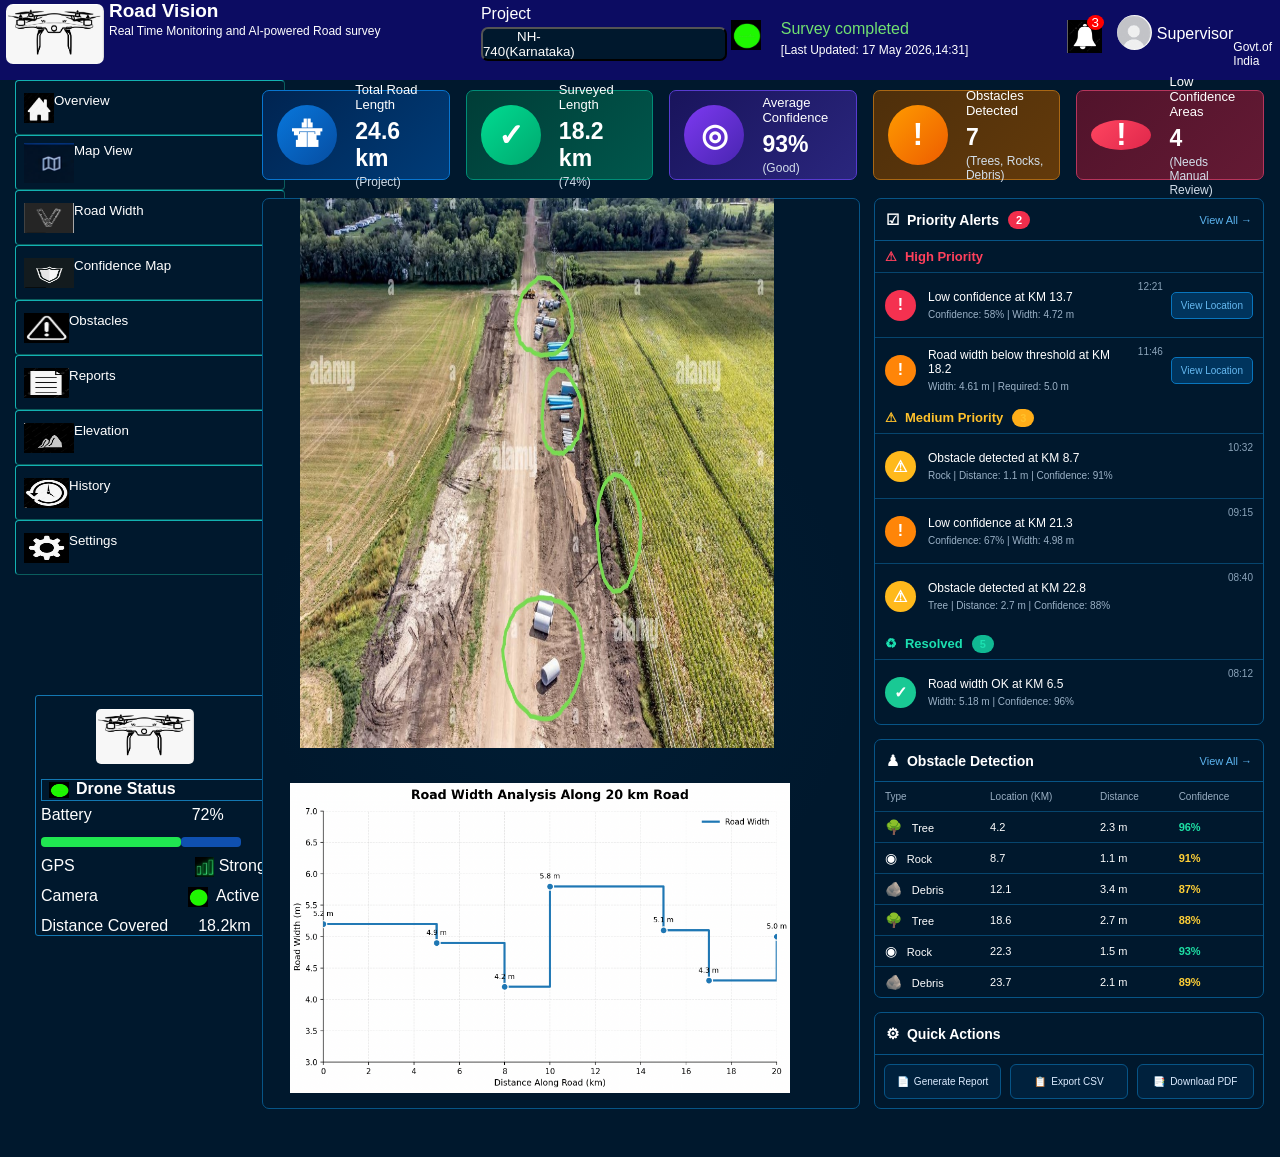
<file: index.html>
<!doctype html>
<html lang="en">
  <head>
    <meta charset="UTF-8" />
    <meta name="viewport" content="width=device-width, initial-scale=1.0" />

    <title>Road Survey Dashboard</title>

    <link rel="stylesheet" href="style.css" />
    <link rel="stylesheet" href="left-top-style/header-top.css" />
    <link rel="stylesheet" href="left-top-style/left-sidebar.css" />
  </head>

  <body>
    <div class="top-header">
      <div class="drone">
        <img class="drone-pic" src="pictures/drone.png" />
      </div>
      <div class="top-left">
        <p class="name">Road Vision</p>
        <p class="tag">Real Time Monitoring and AI-powered Road survey</p>
      </div>
      <div class="top-middle">
        <div class="project-details">
          <p class="project-word">Project</p>
          <div>
            <button class="project-area">NH-740(Karnataka)</button>
          </div>
        </div>
        <img class="point" src="pictures/green-dot.png" />
        <div class="status">
          <p class="project-status">Survey completed</p>
          <p class="time">[Last Updated: 17 May 2026,14:31]</p>
        </div>
      </div>
      <div class="top-right">
        <div class="bell">
          <img class="bell-icon" src="pictures/bell.png" />
          <button class="number">3</button>
        </div>
        <div class="profile">
          <img class="profile-icon" src="pictures/profile-pic.png" />
        </div>
        <p class="profile-name">Supervisor</p>
        <p class="profile-place">Govt.of India</p>
      </div>
    </div>
    <div class="left_sidebar">
      <button class="b1">
        <div class="overview">
          <img class="home-icon" src="pictures/home.png" />
          <p class="word1">Overview</p>
        </div>
      </button>
      <button class="b1">
        <div class="map">
          <img class="map-icon" src="pictures/map.png" />
          <p class="word1">Map View</p>
        </div>
      </button>

      <button class="b1">
        <div class="road-width">
          <img class="scale-icon" src="pictures/scale.png" />
          <p class="word1">Road Width</p>
        </div>
      </button>

      <button class="b1">
        <div class="Confidence">
          <img class="shield-icon" src="pictures/shield.png" />
          <p class="word1">Confidence Map</p>
        </div>
      </button>

      <button class="b1">
        <div class="obstacles">
          <img class="danger-icon" src="pictures/danger.png" />
          <p class="word1">Obstacles</p>
        </div>
      </button>

      <button class="b1">
        <div class="reports">
          <img class="report-icon" src="pictures/reports.png" />
          <p class="word1">Reports</p>
        </div>
      </button>

      <button class="b1">
        <div class="elevation">
          <img class="elevation-icon" src="pictures/elevation.png" />
          <p class="word1">Elevation</p>
        </div>
      </button>
      <button class="b1">
        <div class="history">
          <img class="history-icon" src="pictures/history.png" />
          <p class="word1">History</p>
        </div>
      </button>
      <button class="b1">
        <div class="settings">
          <img class="settings-icon" src="pictures/settings.png" />
          <p class="word1">Settings</p>
        </div>
      </button>
      <div class="left_bottom">
        <img class="drone-bottom" src="pictures/drone.png" />
        <div class="below-drone">
          <img class="point-bottom" src="pictures/green-dot.png" />
          <p style="color: white; font-weight: bold">Drone Status</p>
        </div>
        <div class="battery-status">
          <p style="color: white">Battery</p>
          <p style="margin-left: 100px; color: white">72%</p>
        </div>
        <div class="battery-bar">
          <button class="green-part"></button>
          <button class="blank-part"></button>
        </div>
        <div class="gps-status">
          <p style="color: white">GPS</p>
          <img class="signal-icon" src="pictures/strong-increase.png" />
          <p style="color: white">Strong</p>
        </div>
        <div class="camera-status">
          <p style="color: white">Camera</p>

          <img class="point-bottom2" src="pictures/green-dot.png" />
          <p style="color: white">Active</p>
        </div>
        <div class="distance-status">
          <p style="color: white">Distance Covered</p>
          <p class="Distance">18.2km</p>
        </div>
      </div>
    </div>

    <div class="dashboard">
      <div class="top-cards">
        <!-- Total Road Length -->
        <div class="stat-card blue-card">
          <div class="stat-icon road-icon">🛣</div>

          <div class="stat-content">
            <div class="stat-title">Total Road Length</div>
            <div class="stat-value">24.6 km</div>
            <div class="stat-subtitle">(Project)</div>
          </div>
        </div>

        <div class="stat-card green-card">
          <div class="stat-icon check-icon">✓</div>

          <div class="stat-content">
            <div class="stat-title">Surveyed Length</div>
            <div class="stat-value">18.2 km</div>
            <div class="stat-subtitle">(74%)</div>
          </div>
        </div>

        <div class="stat-card purple-card">
          <div class="stat-icon target-icon">◎</div>

          <div class="stat-content">
            <div class="stat-title">Average Confidence</div>
            <div class="stat-value">93%</div>
            <div class="stat-subtitle">(Good)</div>
          </div>
        </div>

        <div class="stat-card orange-card">
          <div class="stat-icon warning-icon">!</div>

          <div class="stat-content">
            <div class="stat-title">Obstacles Detected</div>
            <div class="stat-value">7</div>
            <div class="stat-subtitle">(Trees, Rocks, Debris)</div>
          </div>
        </div>

        <div class="stat-card red-card">
          <div class="stat-icon danger-icon">!</div>

          <div class="stat-content">
            <div class="stat-title">Low Confidence Areas</div>
            <div class="stat-value">4</div>
            <div class="stat-subtitle">(Needs Manual Review)</div>
          </div>
        </div>
      </div>

      <div class="main-content">
        <div class="map-area" id="mapArea">
          <!--
                    This area is intentionally blank.
                    Your actual map can be added here later.
                -->
        </div>

        <div class="sidebar">
          <div class="panel alerts-panel">
            <div class="panel-header">
              <div class="panel-title">
                <span class="panel-icon">☑</span>
                Priority Alerts
                <span class="count-badge red-badge">2</span>
              </div>

              <button class="view-all-btn">View All →</button>
            </div>

            <div class="priority-heading high-heading">
              <span>⚠</span>
              High Priority
            </div>

            <div class="alert-item">
              <div class="alert-circle red-circle">!</div>

              <div class="alert-details">
                <div class="alert-title">Low confidence at KM 13.7</div>

                <div class="alert-info">Confidence: 58% | Width: 4.72 m</div>
              </div>

              <div class="alert-time">12:21</div>

              <button class="location-btn">View Location</button>
            </div>

            <div class="alert-item">
              <div class="alert-circle orange-circle">!</div>

              <div class="alert-details">
                <div class="alert-title">
                  Road width below threshold at KM 18.2
                </div>

                <div class="alert-info">Width: 4.61 m | Required: 5.0 m</div>
              </div>

              <div class="alert-time">11:46</div>

              <button class="location-btn">View Location</button>
            </div>

            <div class="priority-heading medium-heading">
              <span>⚠</span>
              Medium Priority

              <span class="count-badge yellow-badge"> 3 </span>
            </div>

            <div class="alert-item">
              <div class="alert-circle yellow-circle">⚠</div>

              <div class="alert-details">
                <div class="alert-title">Obstacle detected at KM 8.7</div>

                <div class="alert-info">
                  Rock | Distance: 1.1 m | Confidence: 91%
                </div>
              </div>

              <div class="alert-time">10:32</div>
            </div>

            <div class="alert-item">
              <div class="alert-circle orange-circle">!</div>

              <div class="alert-details">
                <div class="alert-title">Low confidence at KM 21.3</div>

                <div class="alert-info">Confidence: 67% | Width: 4.98 m</div>
              </div>

              <div class="alert-time">09:15</div>
            </div>

            <div class="alert-item">
              <div class="alert-circle yellow-circle">⚠</div>

              <div class="alert-details">
                <div class="alert-title">Obstacle detected at KM 22.8</div>

                <div class="alert-info">
                  Tree | Distance: 2.7 m | Confidence: 88%
                </div>
              </div>

              <div class="alert-time">08:40</div>
            </div>

            <div class="priority-heading resolved-heading">
              <span>♻</span>
              Resolved

              <span class="count-badge green-badge"> 5 </span>
            </div>

            <div class="alert-item">
              <div class="alert-circle green-circle">✓</div>

              <div class="alert-details">
                <div class="alert-title">Road width OK at KM 6.5</div>

                <div class="alert-info">Width: 5.18 m | Confidence: 96%</div>
              </div>

              <div class="alert-time">08:12</div>
            </div>
          </div>

          <div class="panel obstacle-panel">
            <div class="panel-header">
              <div class="panel-title">
                <span class="panel-icon">♟</span>
                Obstacle Detection
              </div>

              <button class="view-all-btn">View All →</button>
            </div>

            <table>
              <thead>
                <tr>
                  <th>Type</th>
                  <th>Location (KM)</th>
                  <th>Distance</th>
                  <th>Confidence</th>
                </tr>
              </thead>

              <tbody>
                <tr>
                  <td>
                    <span class="obstacle-symbol tree"> 🌳 </span>
                    Tree
                  </td>

                  <td>4.2</td>
                  <td>2.3 m</td>

                  <td class="confidence-high">96%</td>
                </tr>

                <tr>
                  <td>
                    <span class="obstacle-symbol"> ◉ </span>
                    Rock
                  </td>

                  <td>8.7</td>
                  <td>1.1 m</td>

                  <td class="confidence-medium">91%</td>
                </tr>

                <tr>
                  <td>
                    <span class="obstacle-symbol"> 🪨 </span>
                    Debris
                  </td>

                  <td>12.1</td>
                  <td>3.4 m</td>

                  <td class="confidence-medium">87%</td>
                </tr>

                <tr>
                  <td>
                    <span class="obstacle-symbol tree"> 🌳 </span>
                    Tree
                  </td>

                  <td>18.6</td>
                  <td>2.7 m</td>

                  <td class="confidence-medium">88%</td>
                </tr>

                <tr>
                  <td>
                    <span class="obstacle-symbol"> ◉ </span>
                    Rock
                  </td>

                  <td>22.3</td>
                  <td>1.5 m</td>

                  <td class="confidence-high">93%</td>
                </tr>

                <tr>
                  <td>
                    <span class="obstacle-symbol"> 🪨 </span>
                    Debris
                  </td>

                  <td>23.7</td>
                  <td>2.1 m</td>

                  <td class="confidence-medium">89%</td>
                </tr>
              </tbody>
            </table>
          </div>

          <div class="panel quick-panel">
            <div class="panel-header">
              <div class="panel-title">
                <span class="panel-icon">⚙</span>
                Quick Actions
              </div>
            </div>

            <div class="quick-actions">
              <button class="action-btn report-btn">
                📄
                <span>Generate Report</span>
              </button>

              <button class="action-btn csv-btn">
                📋
                <span>Export CSV</span>
              </button>

              <button class="action-btn pdf-btn">
                📑
                <span>Download PDF</span>
              </button>
            </div>
          </div>
        </div>
      </div>
    </div>
    <div class="middle">
      <img class="graph" src="detect/graph.png" />
    </div>
    <div class="output">
      <img class="output-pic" src="detect/output.jpg" />
    </div>
    <script src="script.js"></script>
  </body>
</html>
</file>
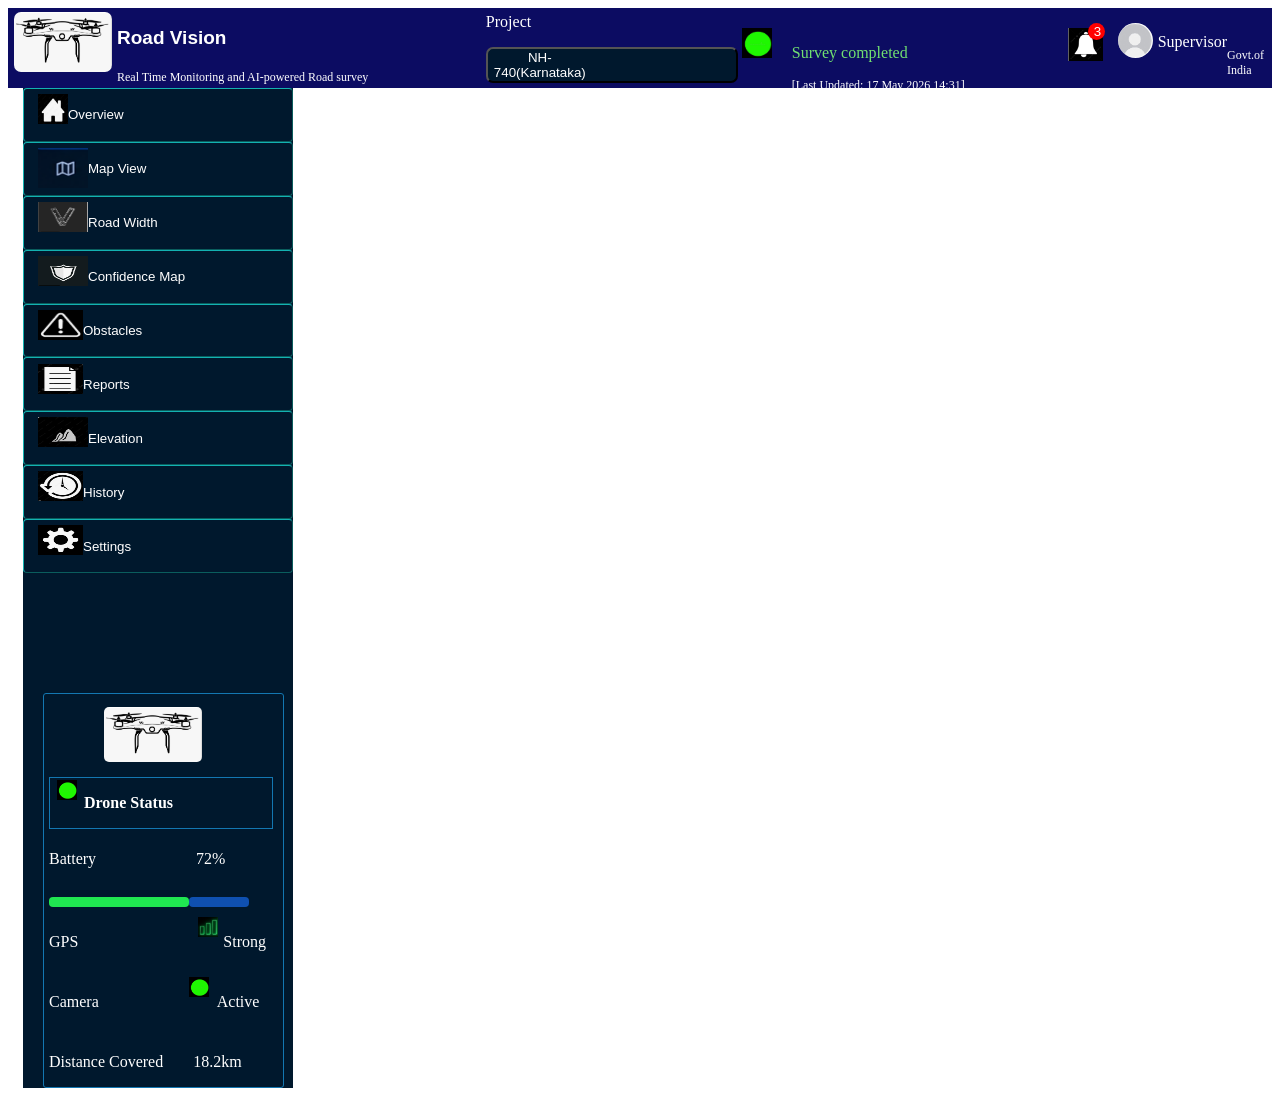
<file: left_top.html>
<!doctype html>
<html lang="en">
  <head>
    <meta charset="UTF-8" />
    <meta name="viewport" content="width=device-width, initial-scale=1.0" />
    <title>Document</title>
    <link rel="stylesheet" href="left-top-style/header-top.css" />
    <link rel="stylesheet" href="left-top-style/left-sidebar.css" />
  </head>
  <body>
    <div class="top-header">
      <div class="drone">
        <img class="drone-pic" src="pictures/drone.png" />
      </div>
      <div class="top-left">
        <p class="name">Road Vision</p>
        <p class="tag">Real Time Monitoring and AI-powered Road survey</p>
      </div>
      <div class="top-middle">
        <div class="project-details">
          <p class="project-word">Project</p>
          <div>
            <button class="project-area">NH-740(Karnataka)</button>
          </div>
        </div>
        <img class="point" src="pictures/green-dot.png" />
        <div class="status">
          <p class="project-status">Survey completed</p>
          <p class="time">[Last Updated: 17 May 2026,14:31]</p>
        </div>
      </div>
      <div class="top-right">
        <div class="bell">
          <img class="bell-icon" src="pictures/bell.png" />
          <button class="number">3</button>
        </div>
        <div class="profile">
          <img class="profile-icon" src="pictures/profile-pic.png" />
        </div>
        <p class="profile-name">Supervisor</p>
        <p class="profile-place">Govt.of India</p>
      </div>
    </div>
    <div class="left_sidebar">
      <button class="b1">
        <div class="overview">
          <img class="home-icon" src="pictures/home.png" />
          <p class="word1">Overview</p>
        </div>
      </button>
      <button class="b1">
        <div class="map">
          <img class="map-icon" src="pictures/map.png" />
          <p class="word1">Map View</p>
        </div>
      </button>

      <button class="b1">
        <div class="road-width">
          <img class="scale-icon" src="pictures/scale.png" />
          <p class="word1">Road Width</p>
        </div>
      </button>

      <button class="b1">
        <div class="Confidence">
          <img class="shield-icon" src="pictures/shield.png" />
          <p class="word1">Confidence Map</p>
        </div>
      </button>

      <button class="b1">
        <div class="obstacles">
          <img class="danger-icon" src="pictures/danger.png" />
          <p class="word1">Obstacles</p>
        </div>
      </button>

      <button class="b1">
        <div class="reports">
          <img class="report-icon" src="pictures/reports.png" />
          <p class="word1">Reports</p>
        </div>
      </button>

      <button class="b1">
        <div class="elevation">
          <img class="elevation-icon" src="pictures/elevation.png" />
          <p class="word1">Elevation</p>
        </div>
      </button>
      <button class="b1">
        <div class="history">
          <img class="history-icon" src="pictures/history.png" />
          <p class="word1">History</p>
        </div>
      </button>
      <button class="b1">
        <div class="settings">
          <img class="settings-icon" src="pictures/settings.png" />
          <p class="word1">Settings</p>
        </div>
      </button>
      <div class="left_bottom">
        <img class="drone-bottom" src="pictures/drone.png" />
        <div class="below-drone">
          <img class="point-bottom" src="pictures/green-dot.png" />
          <p style="color: white; font-weight: bold">Drone Status</p>
        </div>
        <div class="battery-status">
          <p style="color: white">Battery</p>
          <p style="margin-left: 100px; color: white">72%</p>
        </div>
        <div class="battery-bar">
          <button class="green-part"></button>
          <button class="blank-part"></button>
        </div>
        <div class="gps-status">
          <p style="color: white">GPS</p>
          <img class="signal-icon" src="pictures/strong-increase.png" />
          <p style="color: white">Strong</p>
        </div>
        <div class="camera-status">
          <p style="color: white">Camera</p>

          <img class="point-bottom2" src="pictures/green-dot.png" />
          <p style="color: white">Active</p>
        </div>
        <div class="distance-status">
          <p style="color: white">Distance Covered</p>
          <p class="Distance">18.2km</p>
        </div>
      </div>
    </div>
  </body>
</html>
</file>
<file: style.css>
* {
  margin: 0;
  padding: 0;
  box-sizing: border-box;
}

body {
  background: #00182d;
  color: white;
  font-family: Arial, Helvetica, sans-serif;
  min-height: 100vh;
}

.dashboard {
  margin-top: -1090px;
  padding: 100px 3.5% 30px;
  margin-left: 105px;
  margin-right: -40px;
}

.top-cards {
  margin-left: 10%;
  margin-right: 1%;

  display: grid;
  grid-template-columns: repeat(5, 1fr);

  gap: 16px;
}

.stat-card {
  height: 90px;

  border-radius: 7px;

  border: 1px solid;

  display: flex;
  align-items: center;

  padding: 12px 14px;
}

.stat-icon {
  width: 60px;
  height: 60px;

  min-width: 60px;

  border-radius: 50%;

  display: flex;
  align-items: center;
  justify-content: center;

  margin-right: 18px;

  font-size: 31px;
  font-weight: bold;
}

.blue-card {
  background: linear-gradient(135deg, #002451, #003c78);

  border-color: #0875cf;
}

.road-icon {
  background: linear-gradient(135deg, #0877dc, #064da1);
}

.green-card {
  background: linear-gradient(135deg, #003d37, #00574c);

  border-color: #008d77;
}

.check-icon {
  background: linear-gradient(135deg, #00db91, #00a96f);
}

.purple-card {
  background: linear-gradient(135deg, #19145c, #2a267d);

  border-color: #583bd0;
}

.target-icon {
  background: linear-gradient(135deg, #7d39f1, #4825b0);
}

.orange-card {
  background: linear-gradient(135deg, #4e2f0b, #633a0b);

  border-color: #a96714;
}

.warning-icon {
  background: linear-gradient(135deg, #ff9b00, #ed5c00);
}

.red-card {
  background: linear-gradient(135deg, #51132b, #641a34);

  border-color: #b7355c;
}

.danger-icon {
  background: linear-gradient(135deg, #ff4560, #df274b);
}

.stat-title {
  font-size: 13px;
  margin-bottom: 6px;
}

.stat-value {
  font-size: 23px;
  font-weight: bold;
  margin-bottom: 3px;
}

.stat-subtitle {
  font-size: 12px;
  color: #d3dfeb;
}

.main-content {
  margin-left: 10%;
  margin-right: 1%;
  margin-top: 18px;

  display: grid;

  grid-template-columns:
    minmax(500px, 1fr)
    390px;

  gap: 14px;
}

.map-area {
  min-height: 770px;

  background:
    radial-gradient(circle at center, rgba(0, 70, 110, 0.12), transparent 55%),
    #00182d;

  border: 1px solid #075486;

  border-radius: 7px;
}

.sidebar {
  display: flex;
  flex-direction: column;

  gap: 14px;
}

.panel {
  background: rgba(0, 25, 46, 0.95);

  border: 1px solid #075486;

  border-radius: 7px;

  overflow: hidden;
}

.panel-header {
  height: 42px;

  display: flex;
  align-items: center;

  padding: 0 11px;

  border-bottom: 1px solid #075486;
}

.panel-title {
  font-size: 14px;
  font-weight: bold;

  display: flex;
  align-items: center;
}

.panel-icon {
  margin-right: 8px;
  font-size: 15px;
}

.view-all-btn {
  margin-left: auto;

  background: none;
  border: none;

  color: #5bb3ee;

  font-size: 11px;

  cursor: pointer;
}

.view-all-btn:hover {
  color: white;
}

.count-badge {
  margin-left: 9px;

  padding: 3px 8px;

  border-radius: 20px;

  font-size: 11px;
}

.red-badge {
  background: #f12e4c;
}

.yellow-badge {
  background: #ffae19;
}

.green-badge {
  background: #10b993;
}

.priority-heading {
  height: 31px;

  display: flex;
  align-items: center;

  padding: 0 10px;

  font-size: 13px;
  font-weight: bold;
}

.priority-heading span:first-child {
  margin-right: 8px;
}

.high-heading {
  color: #ff405c;
}

.medium-heading {
  color: #ffc12b;
}

.resolved-heading {
  color: #1ce0b1;
}

.alert-item {
  min-height: 65px;

  border-top: 1px solid #06456e;

  padding: 8px 10px;

  display: flex;
  align-items: center;
}

.alert-circle {
  width: 31px;
  height: 31px;

  min-width: 31px;

  border-radius: 50%;

  display: flex;
  align-items: center;
  justify-content: center;

  font-weight: bold;

  margin-right: 12px;
}

.red-circle {
  background: #f43150;
}

.orange-circle {
  background: #ff8508;
}

.yellow-circle {
  background: #ffb91c;
}

.green-circle {
  background: #19c994;
}

.alert-details {
  flex: 1;
}

.alert-title {
  font-size: 12px;

  margin-bottom: 5px;

  line-height: 1.2;
}

.alert-info {
  color: #9bb2c7;

  font-size: 10px;
}

.alert-time {
  align-self: flex-start;

  font-size: 10px;

  color: #8ba4ba;

  margin-left: 5px;
}

.location-btn {
  background: #00345d;

  border: 1px solid #0875bd;

  color: #65b9f1;

  border-radius: 5px;

  padding: 7px 9px;

  font-size: 10px;

  margin-left: 8px;

  cursor: pointer;

  white-space: nowrap;
}

.location-btn:hover {
  background: #075181;
  color: white;
}

table {
  width: 100%;

  border-collapse: collapse;
}

th {
  color: #98aec2;

  font-size: 10px;

  font-weight: normal;

  text-align: left;

  padding: 9px 10px;
}

td {
  font-size: 11px;

  padding: 7px 10px;

  border-top: 1px solid #06456e;
}

.obstacle-symbol {
  margin-right: 6px;

  font-size: 14px;
}

.confidence-high {
  color: #1de0a5;

  font-weight: bold;
}

.confidence-medium {
  color: #ffd037;

  font-weight: bold;
}

.quick-actions {
  padding: 9px;

  display: flex;

  gap: 9px;
}

.action-btn {
  height: 35px;

  flex: 1;

  background: #00213d;

  border: 1px solid #075486;

  border-radius: 6px;

  color: #dcecff;

  font-size: 10px;

  cursor: pointer;

  display: flex;
  align-items: center;
  justify-content: center;

  gap: 5px;
}

.action-btn:hover {
  background: #06385e;

  border-color: #1687ce;
}

@media (max-width: 1250px) {
  .top-cards {
    margin-left: 2%;
  }

  .main-content {
    margin-left: 2%;
  }

  .top-cards {
    grid-template-columns: repeat(3, 1fr);
  }

  .main-content {
    grid-template-columns: 1fr;
  }

  .sidebar {
    display: grid;

    grid-template-columns: 1fr 1fr;
  }

  .map-area {
    min-height: 500px;
  }
}

@media (max-width: 750px) {
  .dashboard {
    padding: 25px 12px;
  }

  .top-cards {
    margin: 0;

    grid-template-columns: 1fr;
  }

  .main-content {
    margin: 15px 0 0;

    grid-template-columns: 1fr;
  }

  .sidebar {
    display: flex;
  }

  .map-area {
    min-height: 350px;
  }

  .alert-item {
    flex-wrap: wrap;
  }

  .location-btn {
    margin-left: 43px;
    margin-top: 6px;
  }
}

.graph {
  margin-top: -1000px;
  width: 500px;
  height: 310px;
  margin-left: 290px;
  margin-right: 100px;
  margin-bottom: 60px;
}
.output {
  margin-left: 300px;
    margin-top: -959px;
}

.output-pic {
  width: 474px;
  height: 550px;
}
</file>
<file: left-top-style/header-top.css>
.top-header {
  display: flex;
  border-width: 1px;
  border-color: aqua;
}

.name {
  font-size: 19px;
  font-weight: bold;
  font-family: Arial, Helvetica, sans-serif;
}
.tag {
  margin-top: 2px;
  font-size: 12px;
}
.bell,
.profile,
.drone,
.top-left,
.top-middle,
.top-right {
  background-color: rgb(12, 12, 98);
  color: white;
  display: flex;
  flex-direction: row;
  height: 80px;
}
.top-middle {
  width: 385px;
}
.top-left,
.bell,
.profile .top-right {
  flex: 1;
  flex-direction: column;
}
.top-middle {
  padding-top: 0px;
  flex: 2;
}
.top-right {
  margin-right: 0px;
  flex: 1;
}
.top-left {
  flex: 1.5;
}
.profile-place {
  margin-top: 40px;
  font-size: 12px;
  margin-right: 8px;
}
.profile-name {
  height: 50px;
  margin-top: 25px;
}
.profile-name,
.profile-place {
  flex-direction: column;
}
.bell,
.profile,
.profile-name {
  display: flex;
  flex-direction: row;
}
.drone-pic {
  width: 98px;
  height: 60px;
  margin-left: 6px;
  margin-top: 4px;
  margin-right: 5px;
  border-radius: 7px;
}
.drone {
  background-color: rgb(12, 12, 98);
}
.drone,
.name {
  flex-direction: row;
}
.profile-icon {
  margin-top: 15px;
  margin-right: 5px;
  height: 35px;
  width: 35px;
  border-radius: 100%;
}
.bell-icon {
  width: 35px;
  height: 33px;
  margin-top: 20px;
  margin-left: 90px;
  position: relative;
}
.number {
  color: white;
  position: absolute;
  border-radius: 100%;
  width: 17px;
  border-width: 0;
  margin-left: 110px;
  margin-top: 15px;
  background-color: red;
}
.project-word,
.project-area {
  display: flex;
  flex-direction: column;
  margin-top: 5px;
}
.project-details,
.status {
  flex-direction: row;
  flex: 1;
}
.time {
  margin-top: 5px;
  font-size: 12px;
}
.project-status {
  color: rgb(113, 224, 113);
}
.status {
  margin-left: 20px;
  margin-top: 20px;
}
.project-area {
  background-color: #00182d;
  color: white;
  margin-top: 4px;
  padding-right: 150px;
  border-radius: 7px;
}
.bell {
  margin-right: 15px;
  transition: opacity 0.15s;
}
.bell:hover {
  cursor: pointer;
  opacity: 0.7;
}
.point {
  width: 30px;
  height: 30px;
  margin-top: 20px;
  margin-left: 4px;
}
</file>
<file: left-top-style/left-sidebar.css>
.left_sidebar {
  display: flex;
  flex-direction: column;
  width: 270px;
  height: 1000px;
  background-color: #00182d;
  margin-left: 15px;
  margin-top: 0px;
  margin-bottom: 0px;
}
.overview,
.map,
.road-width,
.Confidence,
.obstacles,
.reports,
.elevation,
.history,
.settings {
  display: flex;
  flex-direction: row;
  margin-left: 8px;
}
.b1 {
  background-color: #00182d;
  border-color: rgb(19, 177, 177);
  border-radius: 4px;
  border-width: 1px;
  height: 55px;
  display: flex;
  align-items: center;
  justify-content: space-between;
  transition: background-color 0.15s;
}
.b1:hover {
  cursor: pointer;
  background-color: rgb(19, 119, 177);
}
.home-icon,
.word1 {
  color: white;
  font-family: Arial, Helvetica, sans-serif;
  flex-direction: row;
}
.home-icon {
  width: 30px;
  height: 30px;
}

.scale-icon,
.shield-icon,
.elevation-icon {
  width: 50px;
  height: 30px;
}
.map-icon {
  width: 50px;
  height: 40px;
}
.report-icon,
.danger-icon,
.settings-icon,
.history-icon {
  width: 45px;
  height: 30px;
}
.left_bottom {
  margin-top: 120px;
  margin-left: 20px;
  margin-right: 9px;
  margin-bottom: 0;
  border-color: rgb(19, 119, 177);
  border-width: 1px;
  border-radius: 3px;
  border-style: solid;
  padding-left: 5px;
  padding-top: 5px;
  padding-right: 10px;
}
.drone-bottom {
  border-radius: 5px;
  width: 98px;
  height: 55px;
  margin-left: 55px;
  margin-top: 8px;
}

.point-bottom {
  margin-top: 0px;
  width: 20px;
  height: 20px;
  margin-left: 7px;
  margin-right: 7px;
  padding-top: 2px;
  padding-bottom: 2px;
}
.drone-bottom,
.point-bottom {
  display: flex;
  flex-direction: column;
}
.below-drone,
.battery-status,
.battery-bar,
.gps-status,
.camera-status,
.distance-status {
  display: flex;
  flex-direction: row;
  margin-top: 10px;
}
.green-part {
  background-color: rgb(32, 231, 81);
  border-width: 0;
  width: 140px;
  height: 10px;
  border-radius: 4px;
  margin-top: 3px;
}
.blank-part {
  background-color: rgb(15, 80, 176);
  border-width: 0;
  width: 60px;
  height: 10px;
  border-radius: 4px;
  margin-top: 3px;
}
.signal-icon {
  width: 20px;
  height: 20px;
  margin-top: 0px;
  margin-left: 120px;
  margin-right: 5px;
}

.point-bottom2 {
  margin-top: 0px;
  width: 20px;
  height: 20px;
  margin-right: 8px;
  margin-left: 90px;
}
.Distance {
  color: white;
  margin-left: 30px;
}
.below-drone {
  border-style: solid;
  border-color: rgb(19, 119, 177);
  border-width: 1px;
  margin-top: 15px;
}
.battery-status {
  margin-top: 5px;
}
</file>
